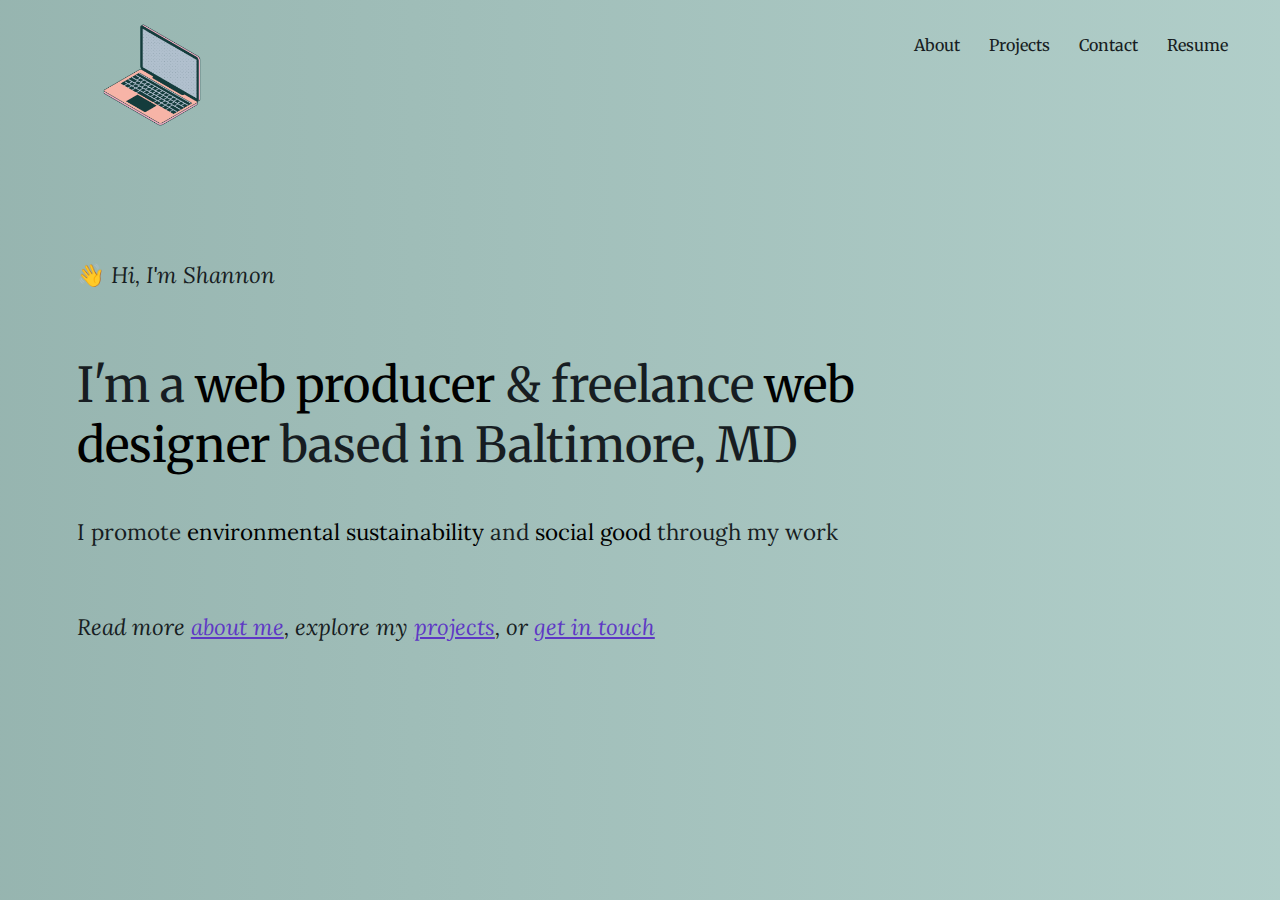
<file: index.html>
<!--

COPYRIGHT SHANNON PATON 2022 ALL RIGHTS RESERVED

-->

<!DOCTYPE html>
<html lang="en">
<head>
	<meta charset="utf-8">
	<title>Shannon Paton | Portfolio</title>
	<link rel="icon" type="image/x-icon" href="photos/favicon.png">
	<link rel="stylesheet" type="text/css" href="style.css">
</head>
<body class="home-body">

	<header>
		<div class="icon">
			<a href="index.html"><img src="photos/pink-laptop.png" alt="Laptop icon." width="150"></a>
		</div>

		<nav>
			<ul>
				<li class="nav-link"><a href="about.html">About</a></li>
				<li class="nav-link"><a href="projects.html">Projects</a></li>
				<li class="nav-link"><a href="mailto:srppaton+portfolio@gmail.com">Contact</a></li>
				<li class="nav-link"><a href="files/shannon-paton-resume.pdf">Resume</a></li>
			</ul>
		</nav>

	</header>

	<div class="intro-wrapper">
		<div class="intro-section">
			<p>&nbsp;</p>
			<p>👋 <em>Hi, I'm Shannon</em></p>
		</div>
		<div class="intro-section">
			<h1>I'm a <mark>web producer</mark> & freelance <mark>web designer</mark> based in Baltimore, MD</h1>
		</div>
		<div class="intro-section">
			<p>I promote <mark>environmental sustainability</mark> and <mark>social good</mark> through my work</p>
		</div>

		<div class="intro-section">
			<p><em>Read more <a href="about.html">about me</a>, explore my <a href="projects.html">projects</a>, or <a href="mailto:srppaton+portfolio@gmail.com">get in touch</a></em></p>
		</div>
	</div>


</body>
</html>
</file>
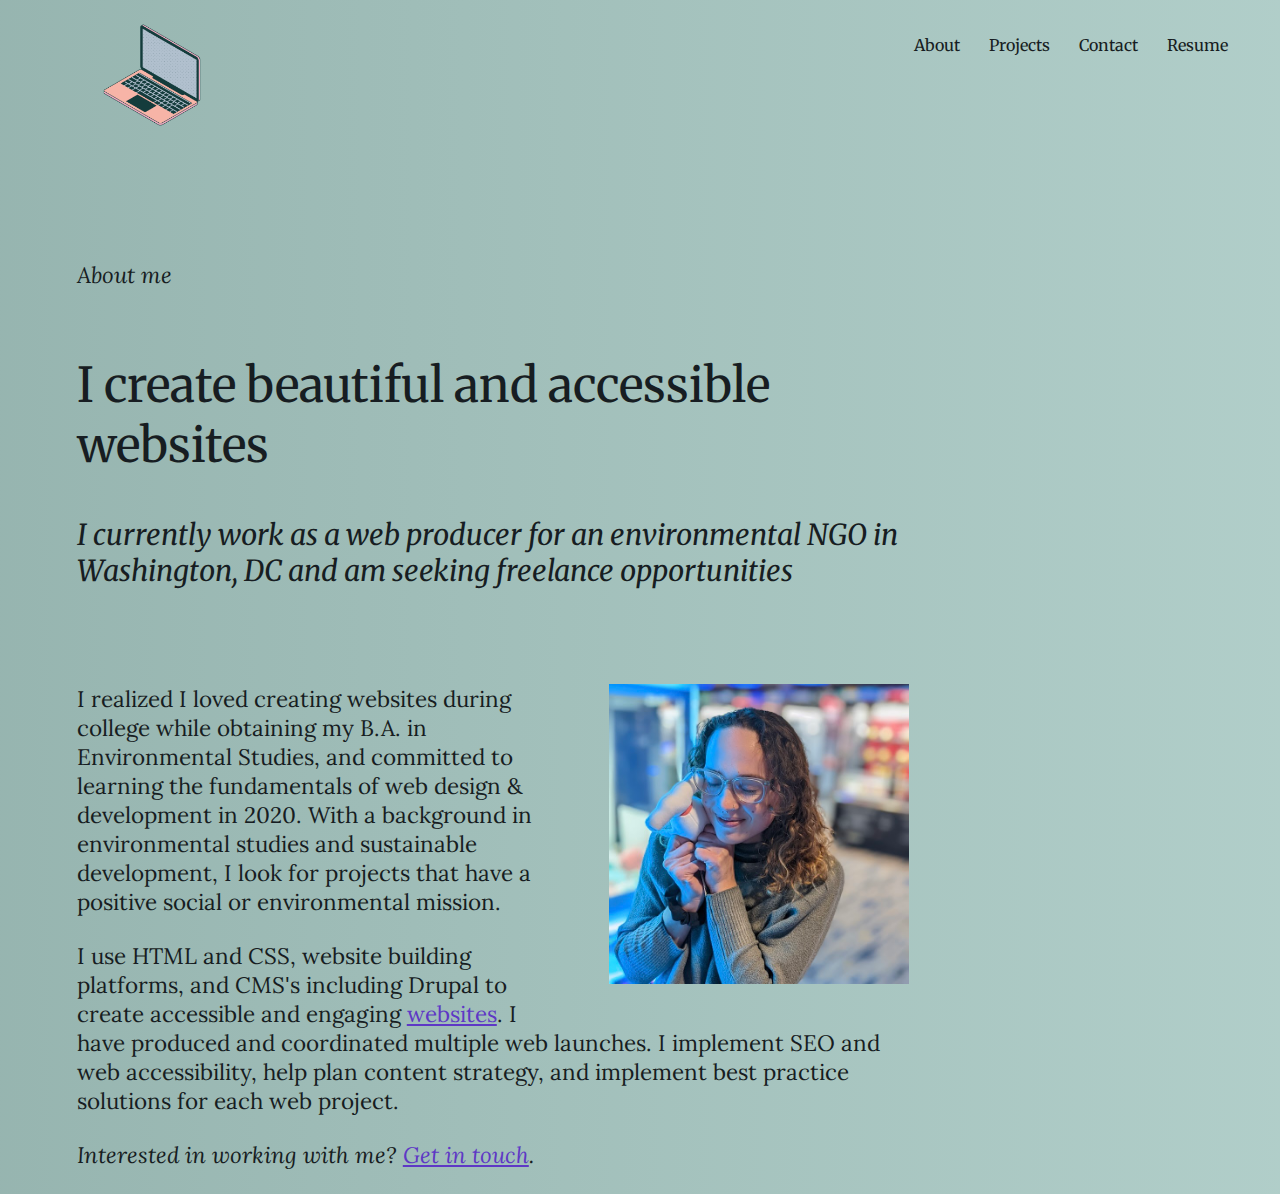
<file: about.html>
<!DOCTYPE html>
<html lang="en">
<head>
	<meta charset="utf-8">
	<title>Shannon Paton | Portfolio</title>
	<link rel="icon" type="image/x-icon" href="photos/favicon.png">
	<link rel="stylesheet" type="text/css" href="style.css">
</head>
<body class="about-body">

	<header>
		<div class="icon">
			<a href="index.html"><img src="photos/pink-laptop.png" alt="Laptop icon." width="150"></a>
		</div>
		<nav>
			<ul>
				<li class="nav-link"><a href="about.html">About</a></li>
				<li class="nav-link"><a href="projects.html">Projects</a></li>
				<li class="nav-link"><a href="mailto:srppaton+portfolio@gmail.com">Contact</a></li>
				<li class="nav-link"><a href="files/shannon-paton-resume.pdf">Resume</a></li>
			</ul>
	</nav>

	</header>

	<div class="intro-wrapper">

		
			<div class="intro-section">
				<p>&nbsp;</p>
				<p><em>About me</em></p>
			</div>

			<div class="intro-section">
				<h1>I create beautiful and accessible websites</h1>
			</div>



			<div class="intro-section">
				<h2>I currently work as a web producer for an environmental NGO in Washington, DC and am seeking freelance opportunities</h2>
			</div>


			<div class="intro-section">

				<div class="aside">
					<p>&nbsp;</p>
					<img src="photos/shannon-with-shark.jpg" alt="Shannon holding plush shark at arcade with eyes closed." width="300">
				</div>

				<p>I realized I loved creating websites during college while obtaining my B.A. in Environmental Studies, and committed to learning the fundamentals of web design & development in 2020. With a background in environmental studies and sustainable development, I look for projects that have a positive social or environmental mission.</p>

				<p>I use HTML and CSS, website building platforms, and CMS's including Drupal to create accessible and engaging <a href="projects.html">websites</a>. I have produced and coordinated multiple web launches. I implement SEO and web accessibility, help plan content strategy, and implement best practice solutions for each web project.</p>

				<p><em>Interested in working with me? <a href="mailto:srppaton+portfolio@gmail.com">Get in touch</a>.</em></p>
			</div>

	</div>


</body>
</html>
</file>
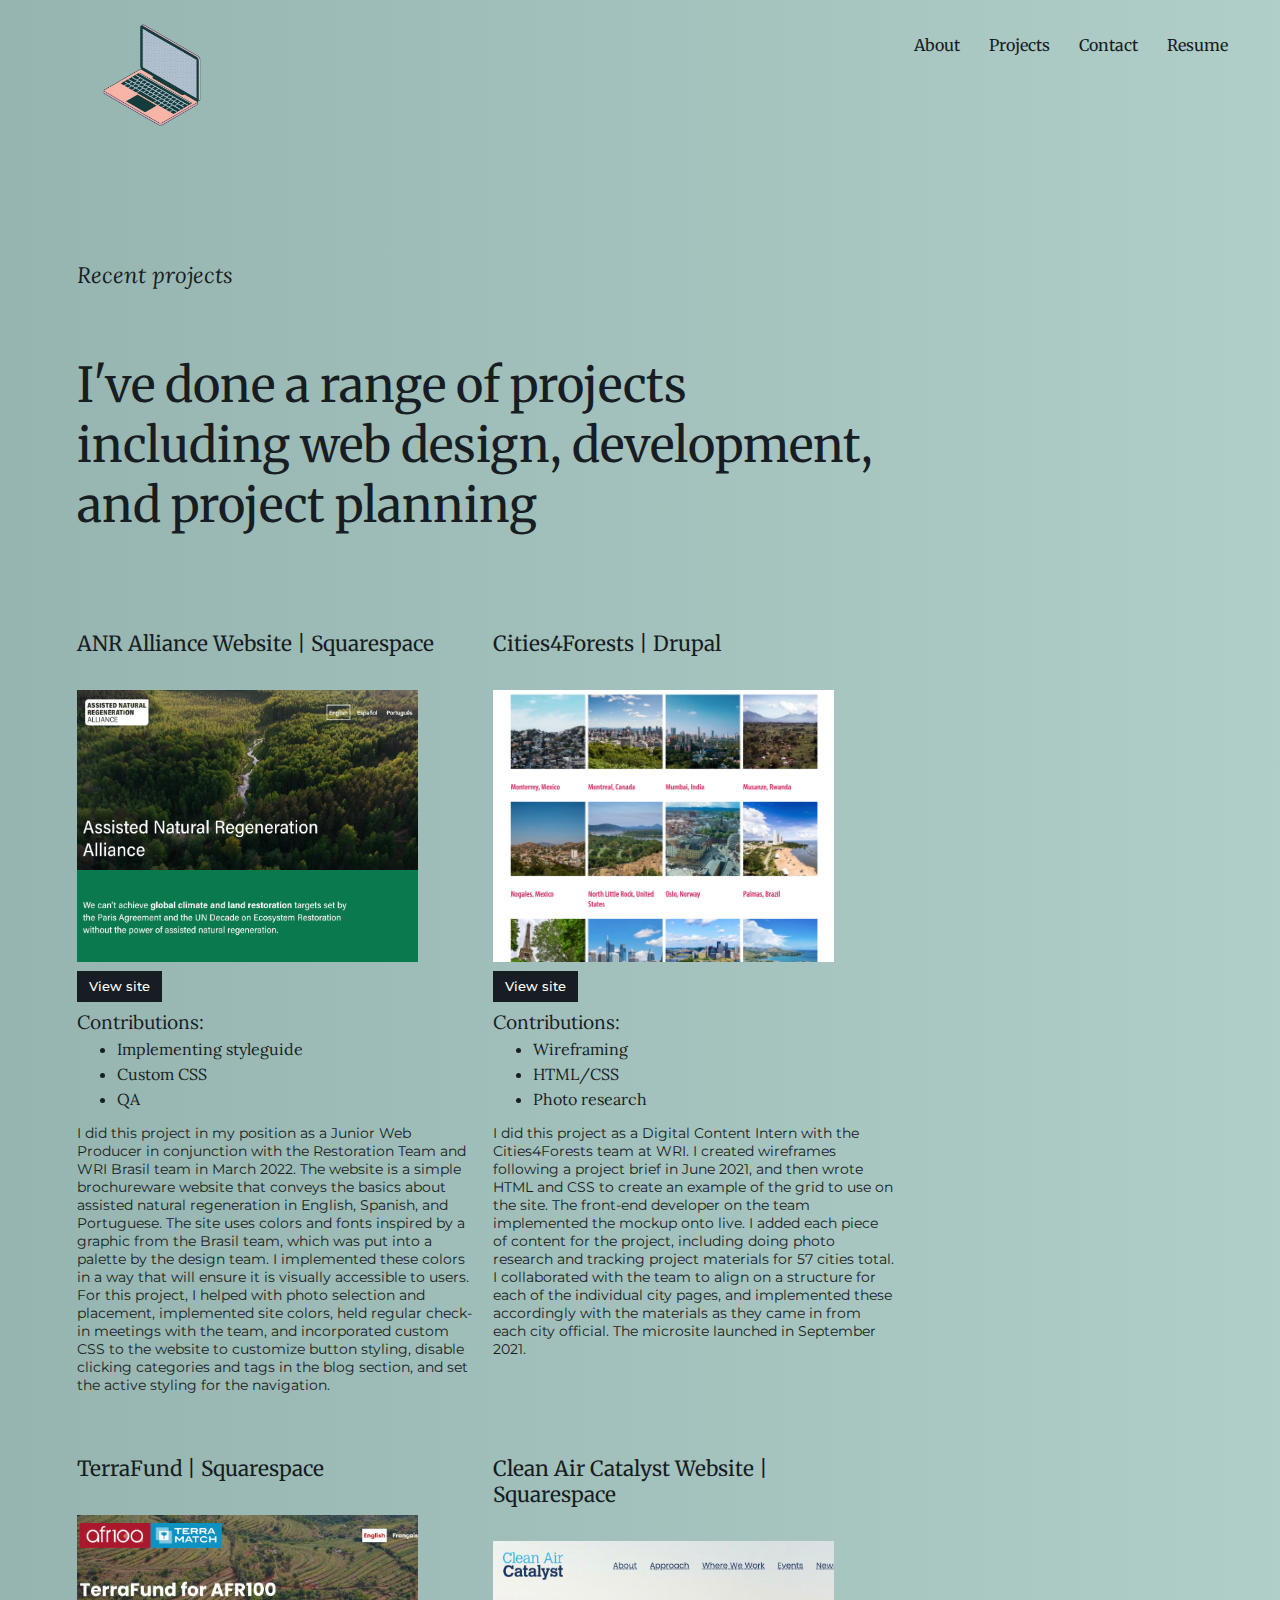
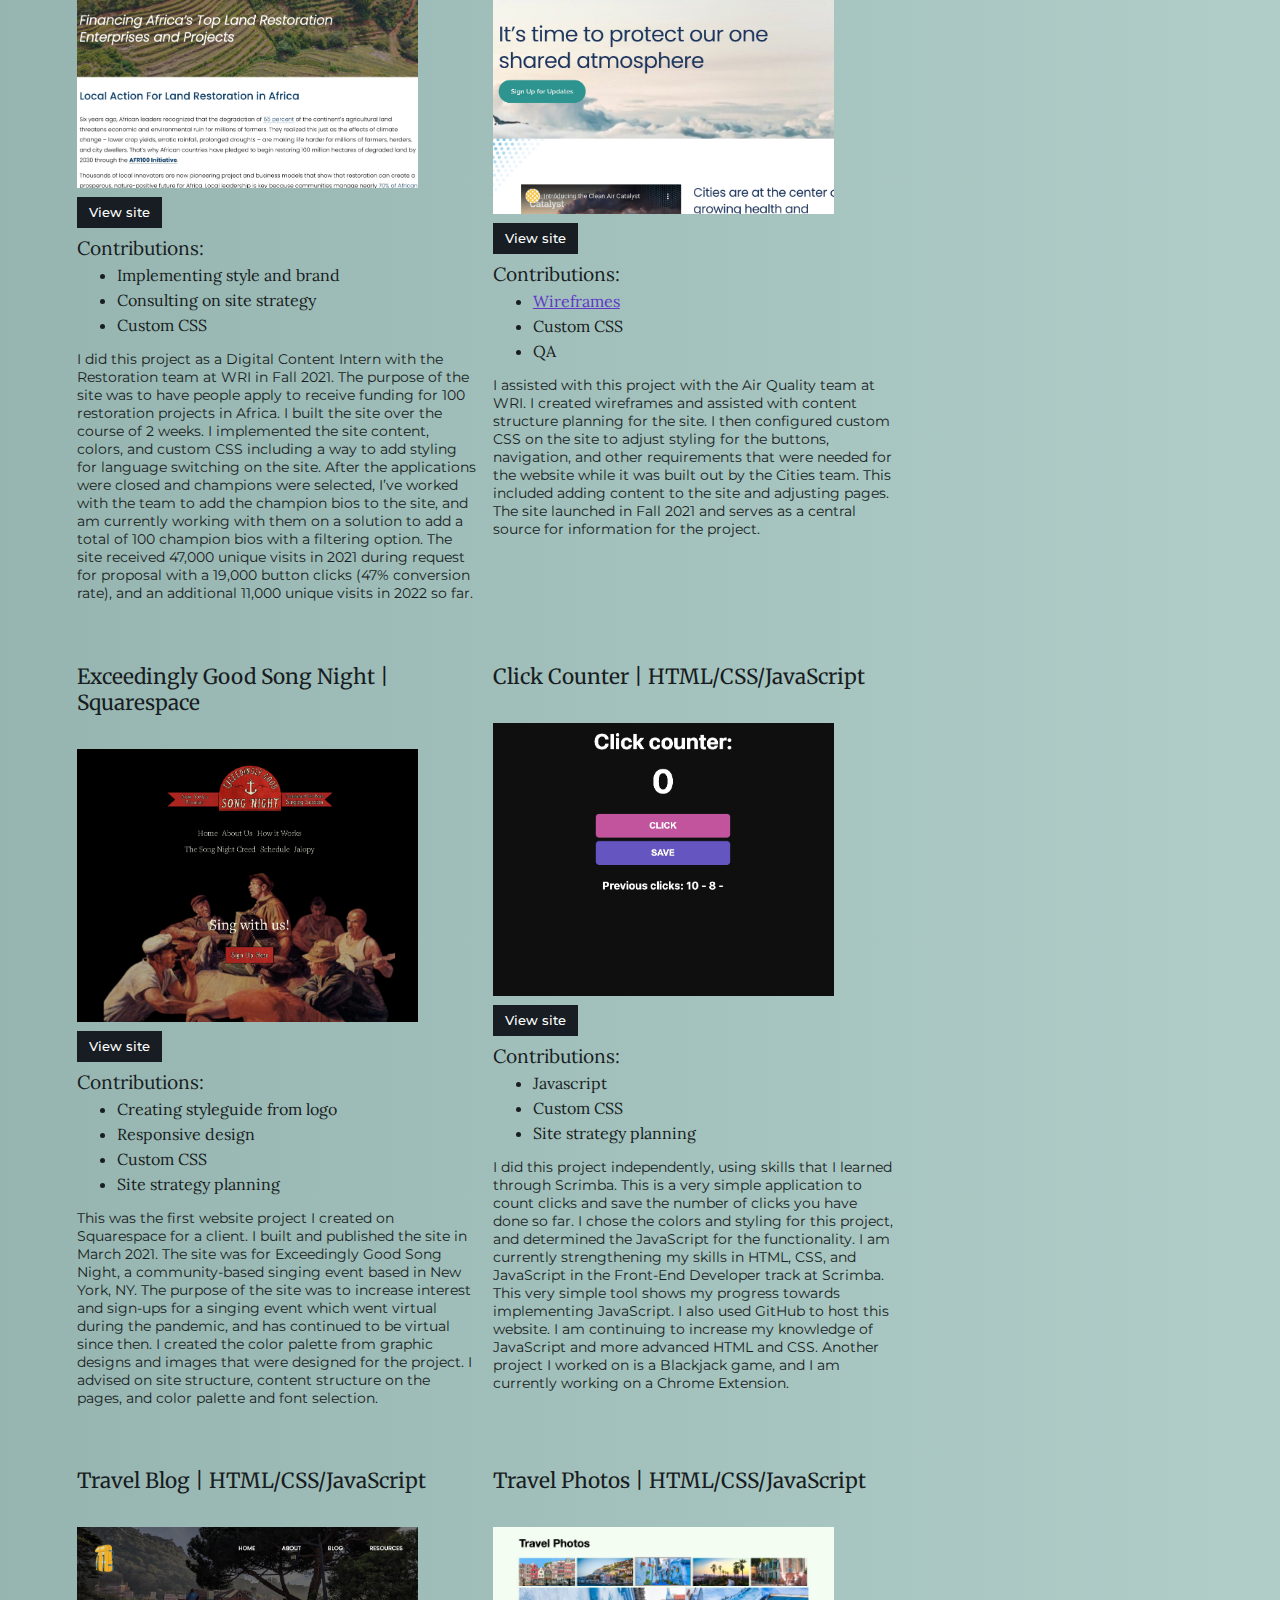
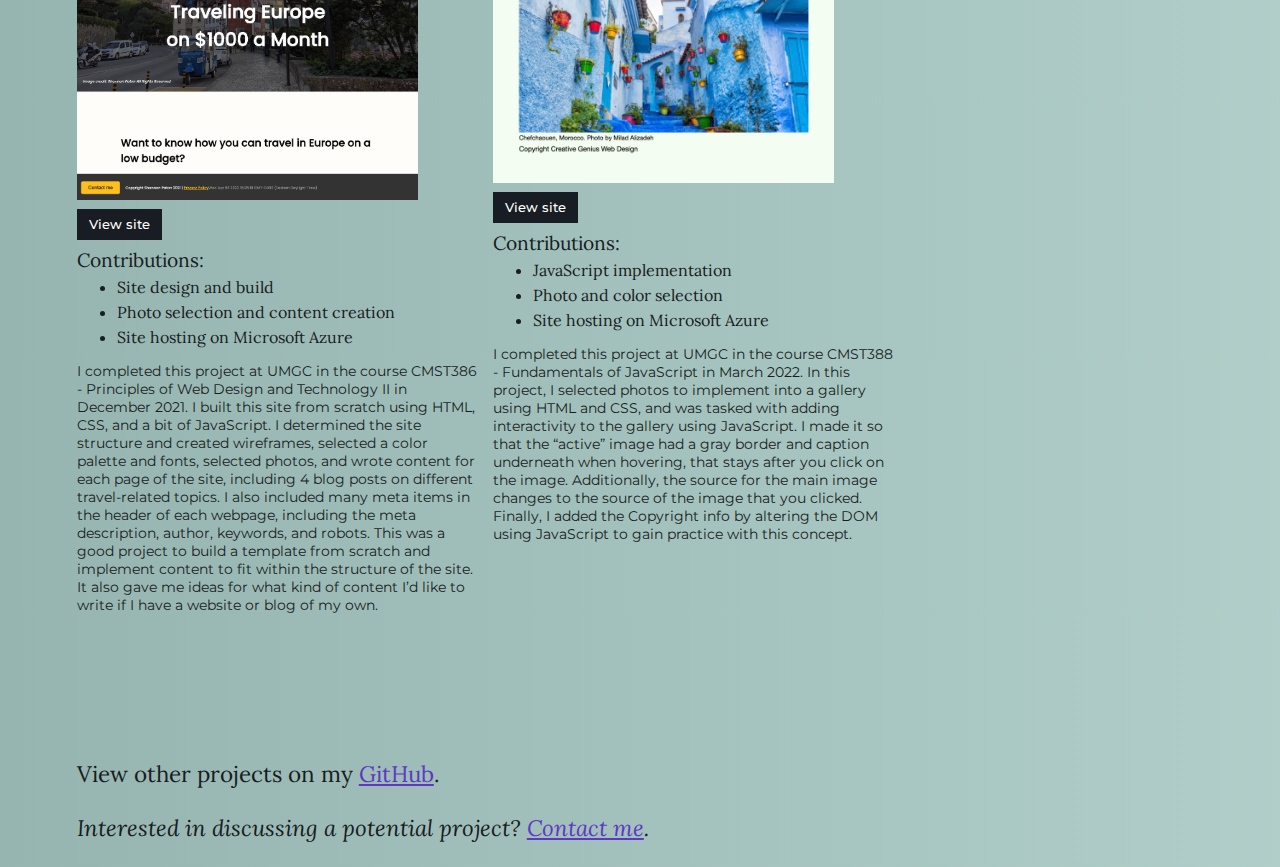
<file: projects.html>
<!DOCTYPE html>
<html lang="en">
<head>
	<meta charset="utf-8">
	<title>Shannon Paton | Portfolio</title>
	<link rel="icon" type="image/x-icon" href="photos/favicon.png">
	<link rel="stylesheet" type="text/css" href="style.css">
</head>
<body class="projects-body">

	<header>

		<div class="icon">
			<a href="index.html"><img src="photos/pink-laptop.png" alt="Laptop icon." width="150"></a>
		</div>

		<nav>
			<ul>
				<li class="nav-link"><a href="about.html">About</a></li>
				<li class="nav-link"><a href="projects.html">Projects</a></li>
				<li class="nav-link"><a href="mailto:srppaton+portfolio@gmail.com">Contact</a></li>
				<li class="nav-link"><a href="files/shannon-paton-resume.pdf">Resume</a></li>
			</ul>
	</nav>

	</header>

	<div class="intro-wrapper">

		<div class="intro-section">
			<p>&nbsp;</p>
			<p><em>Recent projects</em></p>
		</div>

		<div class="intro-section">
			<h1>I've done a range of projects including web design, development, and project planning</h1>
		</div>

	</div>

	<div class="intro-wrapper">

		<!-- PROJECTS GRID -->

		<p>&nbsp;</p>

		<div class="grid-container">


			<div class="grid-cell">
				<h3>ANR Alliance Website | Squarespace</h3><br>
				<img class="project-image" src="photos/anr-alliance.jpeg" alt="Preview of ANR Alliance homepage." width="85%" height="auto">
				<button onclick="window.open('https://www.anralliance.org/' + location.search)">View site</button>
				<h4>Contributions:</h4>
				<ul>
					<li>Implementing styleguide</li>
					<li>Custom CSS</li>
					<li>QA</li>
				</ul>

				<p class="project-description">I did this project in my position as a Junior Web Producer in conjunction with the Restoration Team and WRI Brasil team in March 2022. The website is a simple brochureware website that conveys the basics about assisted natural regeneration in English, Spanish, and Portuguese. The site uses colors and fonts inspired by a graphic from the Brasil team, which was put into a palette by the design team. I implemented these colors in a way that will ensure it is visually accessible to users. For this project, I helped with photo selection and placement, implemented site colors, held regular check-in meetings with the team, and incorporated custom CSS to the website to customize button styling, disable clicking categories and tags in the blog section, and set the active styling for the navigation.</p>

			</div>


			<div class="grid-cell">
				<h3>Cities4Forests | Drupal</h3><br>
				<img class="project-image" src="photos/cities4forests-call-to-action.jpeg" alt="" width="85%" height="auto">
				<button onclick="window.open('https://www.wri.org/our-work/project/cities4forests/call-action' + location.search)">View site</button>
				<h4>Contributions:</h4>
				<ul>
					<li>Wireframing</li>
					<li>HTML/CSS</li>
					<li>Photo research</li>
				</ul>

				

				<p class="project-description">I did this project as a Digital Content Intern with the Cities4Forests team at WRI. I created wireframes following a project brief in June 2021, and then wrote HTML and CSS to create an example of the grid to use on the site. The front-end developer on the team implemented the mockup onto live. I added each piece of content for the project, including doing photo research and tracking project materials for 57 cities total. I collaborated with the team to align on a structure for each of the individual city pages, and implemented these accordingly with the materials as they came in from each city official. The microsite launched in September 2021.</p>
			</div>

			<div class="grid-cell">
				<h3>TerraFund | Squarespace</h3><br>
				<img class="project-image" src="photos/terrafund.jpeg" alt="Preview of TerraFund website homepage." width="85%" height="auto">
				<button onclick="window.open('https://www.africa.terramatch.org/' + location.search)">View site</button>
				<h4>Contributions:</h4>
				<ul>
					<li>Implementing style and brand</li>
					<li>Consulting on site strategy</li>
					<li>Custom CSS</li>
				</ul>

				<p class="project-description">I did this project as a Digital Content Intern with the Restoration team at WRI in Fall 2021. The purpose of the site was to have people apply to receive funding for 100 restoration projects in Africa. I built the site over the course of 2 weeks. I implemented the site content, colors, and custom CSS including a way to add styling for language switching on the site. After the applications were closed and champions were selected, I’ve worked with the team to add the champion bios to the site, and am currently working with them on a solution to add a total of 100 champion bios with a filtering option. The site received 47,000 unique visits in 2021 during request for proposal with a 19,000 button clicks (47% conversion rate), and an additional 11,000 unique visits in 2022 so far.</p>

			</div>


			<div class="grid-cell">
				<h3>Clean Air Catalyst Website | Squarespace</h3><br>
				<img class="project-image" src="photos/clean-air-catalyst.jpeg" alt="Preview of Clean Air Catalyst website homepage." width="85%" height="auto">
				<button onclick="window.open('https://cleanaircatalyst.org/' + location.search)">View site</button>
				<h4>Contributions:</h4>
					<ul>
						<li><a href="https://www.figma.com/proto/fnaMqLjZvjk4WNXgM5uBeJ/Clean-Air-Catalyst?node-id=2%3A3&scaling=scale-down&page-id=0%3A1" target="_blank">Wireframes</a></li>
						<li>Custom CSS</li>
						<li>QA</li>
					</ul>

				<p class="project-description">I assisted with this project with the Air Quality team at WRI. I created wireframes and assisted with content structure planning for the site. I then configured custom CSS on the site to adjust styling for the buttons, navigation, and other requirements that were needed for the website while it was built out by the Cities team. This included adding content to the site and adjusting pages. The site launched in Fall 2021 and serves as a central source for information for the project.</p>

			</div>


			<div class="grid-cell">
				<h3>Exceedingly Good Song Night | Squarespace</h3><br>
				<img class="project-image" src="photos/song-night.jpeg" alt="Preview of Exceedingly Good Song Night website homepage." width="85%" height="auto">
				<button onclick="window.open('https://exceedinglygoodsongs.com/' + location.search)">View site</button>
				<h4>Contributions:</h4>
				<ul>
					<li>Creating styleguide from logo</li>
					<li>Responsive design</li>
					<li>Custom CSS</li>
					<li>Site strategy planning</li>
				</ul>

				<p class="project-description">This was the first website project I created on Squarespace for a client. I built and published the site in March 2021. The site was for Exceedingly Good Song Night, a community-based singing event based in New York, NY. The purpose of the site was to increase interest and sign-ups for a singing event which went virtual during the pandemic, and has continued to be virtual since then. I created the color palette from graphic designs and images that were designed for the project. I advised on site structure, content structure on the pages, and color palette and font selection.</p>

			</div>


			<div class="grid-cell">
				<h3>Click Counter | HTML/CSS/JavaScript</h3><br>
				<a href="https://shannon-paton.github.io/counter-app/" target="_blank">
					<img class="project-image" src="photos/click-counter.jpeg" alt="Preview of Click Counter website homepage." width="85%" height="auto">
					<button onclick="window.open('https://shannon-paton.github.io/counter-app/' + location.search)">View site</button>
				</a>
				<h4>Contributions:</h4>
				<ul>
					<li>Javascript</li>
					<li>Custom CSS</li>
					<li>Site strategy planning</li>
				</ul>
				<p class="project-description">I did this project independently, using skills that I learned through Scrimba. This is a very simple application to count clicks and save the number of clicks you have done so far. I chose the colors and styling for this project, and determined the JavaScript for the functionality. I am currently strengthening my skills in HTML, CSS, and JavaScript in the Front-End Developer track at Scrimba. This very simple tool shows my progress towards implementing JavaScript. I also used GitHub to host this website. I am continuing to increase my knowledge of JavaScript and more advanced HTML and CSS. Another project I worked on is a Blackjack game, and I am currently working on a Chrome Extension.</p>
			</div>



			<div class="grid-cell">
				<h3>Travel Blog | HTML/CSS/JavaScript</h3><br>
				<img class="project-image" src="photos/travel-blog.jpeg" alt="Preview of Travel blog post." width="85%" height="auto">
				<button onclick="window.open('https://cmst386-spaton1.azurewebsites.net/project4/index.html' + location.search)">View site</button>
				<h4>Contributions:</h4>
				<ul>
					<li>Site design and build</li>
					<li>Photo selection and content creation</li>
					<li>Site hosting on Microsoft Azure</li>
				</ul>
				<p class="project-description">I completed this project at UMGC in the course CMST386 - Principles of Web Design and Technology II in December 2021. I built this site from scratch using HTML, CSS, and a bit of JavaScript. I determined the site structure and created wireframes, selected a color palette and fonts, selected photos, and wrote content for each page of the site, including 4 blog posts on different travel-related topics. I also included many meta items in the header of each webpage, including the meta description, author, keywords, and robots. This was a good project to build a template from scratch and implement content to fit within the structure of the site. It also gave me ideas for what kind of content I’d like to write if I have a website or blog of my own.</p>
			</div>


			<div class="grid-cell">
				<h3>Travel Photos | HTML/CSS/JavaScript</h3><br>
				<img class="project-image" src="photos/travel-photos.jpeg" alt="Preview of travel blog post." width="85%" height="auto">
				<button onclick="window.open('https://cmst388-spaton1.azurewebsites.net/project1/index.html' + location.search)">View site</button>
				<h4>Contributions:</h4>
				<ul>
					<li>JavaScript implementation</li>
					<li>Photo and color selection</li>
					<li>Site hosting on Microsoft Azure</li>
				</ul>
				<p class="project-description">I completed this project at UMGC in the course CMST388 - Fundamentals of JavaScript in March 2022. In this project, I selected photos to implement into a gallery using HTML and CSS, and was tasked with adding interactivity to the gallery using JavaScript. I made it so that the “active” image had a gray border and caption underneath when hovering, that stays after you click on the image. Additionally, the source for the main image changes to the source of the image that you clicked. Finally, I added the Copyright info by altering the DOM using JavaScript to gain practice with this concept.</p>
			</div>

		</div>

	</div>


	<div class="intro-wrapper">
		<div class="intro-section">
			<p>View other projects on my <a href="https://github.com/shannon-paton" target="_blank">GitHub</a>.</p>

			<p><em>Interested in discussing a potential project? <a href="mailto:srppaton+portfolio@gmail.com">Contact me</a>.</em></p>
		</div>
	</div>

		<!-- END OF PROJECTS GRID -->


</body>
</html>
</file>
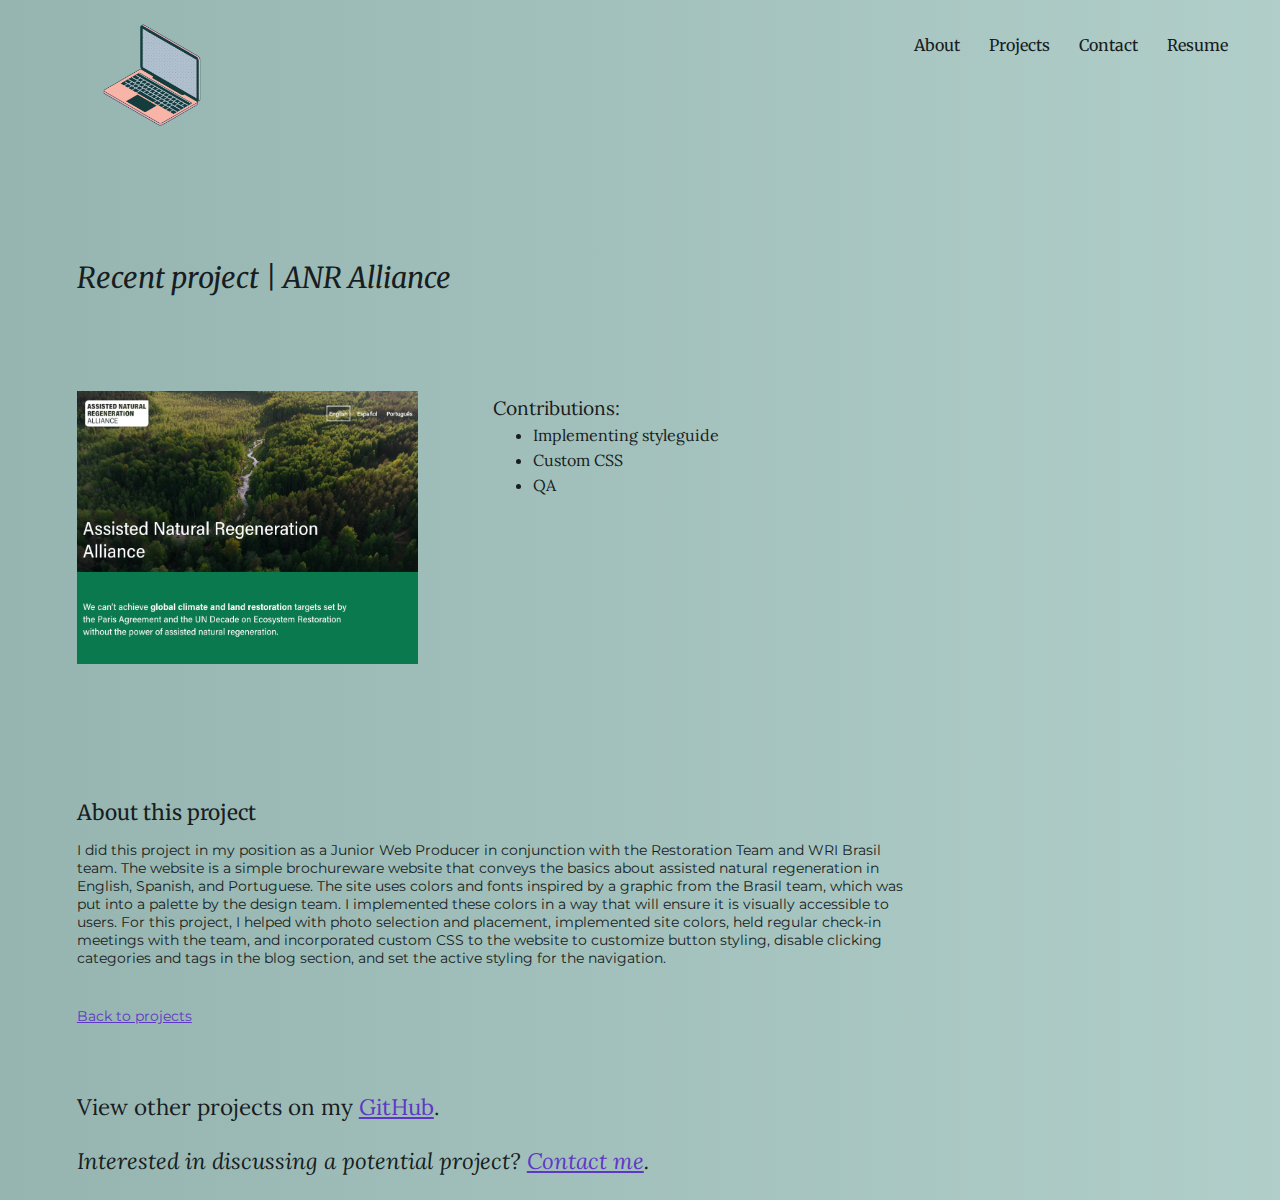
<file: projects/anr-alliance.html>
<!DOCTYPE html>
<html lang="en">
<head>
	<meta charset="utf-8">
	<title>Shannon Paton | Portfolio</title>
	<link rel="icon" type="image/x-icon" href="photos/favicon.png">
	<link rel="stylesheet" type="text/css" href="../style.css">
</head>
<body class="projects-body">

	<header>

		<div class="icon">
			<a href="index.html"><img src="../photos/pink-laptop.png" alt="Laptop icon." width="150"></a>
		</div>

		<nav>
			<ul>
				<li class="nav-link"><a href="about.html">About</a></li>
				<li class="nav-link"><a href="projects.html">Projects</a></li>
				<li class="nav-link"><a href="mailto:srppaton+portfolio@gmail.com">Contact</a></li>
				<li class="nav-link"><a href="files/shannon-paton-resume.pdf">Resume</a></li>
			</ul>
	</nav>

	</header>

	<div class="intro-wrapper">

		<div class="intro-section">
			<p>&nbsp;</p>
			<h2><em>Recent project | ANR Alliance</em></h2>
		</div>


	</div>

	<div class="intro-wrapper">

		<!-- PROJECTS GRID -->

		<p>&nbsp;</p>

		<div class="grid-container">


			<div class="grid-cell">
				<img class="project-image" src="../photos/anr-alliance.jpeg" alt="" width="85%" height="auto">

				<p>&nbsp;</p>
				
			</div>

			<div class="grid-cell">
				<h4>Contributions:</h4>
					<ul>
						<li>Implementing styleguide</li>
						<li>Custom CSS</li>
						<li>QA</li>
					</ul>
			</div>

		</div>

		<h3>About this project</h3>
		<p class="project-description">
			I did this project in my position as a Junior Web Producer in conjunction with the Restoration Team and WRI Brasil team. The website is a simple brochureware website that conveys the basics about assisted natural regeneration in English, Spanish, and Portuguese. The site uses colors and fonts inspired by a graphic from the Brasil team, which was put into a palette by the design team. I implemented these colors in a way that will ensure it is visually accessible to users. For this project, I helped with photo selection and placement, implemented site colors, held regular check-in meetings with the team, and incorporated custom CSS to the website to customize button styling, disable clicking categories and tags in the blog section, and set the active styling for the navigation.
		</p>

		<p class="project-description"><a href="../projects.html">Back to projects</a></p>

	</div>





	<div class="intro-wrapper">
		<div class="intro-section">
			<p>View other projects on my <a href="https://github.com/shannon-paton" target="_blank">GitHub</a>.</p>

			<p><em>Interested in discussing a potential project? <a href="mailto:srppaton+portfolio@gmail.com">Contact me</a>.</em></p>
		</div>
	</div>

		<!-- END OF PROJECTS GRID -->


</body>
</html>
</file>
<file: style.css>
/*

COPYRIGHT SHANNON PATON 2022 ALL RIGHTS RESERVED

*/


@import url('https://fonts.googleapis.com/css2?family=Lato&family=Lora&family=Merriweather:ital,wght@0,300;0,400;1,400&display=swap&family=Montserrat&display=swap');

* {
	margin: 0 auto;
}

body {
	background: linear-gradient(90deg, hsla(170, 17%, 65%, 1) 0%, hsla(170, 23%, 75%, 1) 100%);

}

/*pink/peach gradients*/
/*	background: linear-gradient(90deg, hsla(0, 87%, 79%, 1) 0%, hsla(0, 78%, 82%, 1) 100%);*/
/*	background: linear-gradient(90deg, hsla(16, 85%, 78%, 1) 0%, hsla(16, 91%, 82%, 1) 100%);*/

/*

NAVIGATION STYLING

*/

header {
  max-width: 100%;
  height:  100px;
  text-align: center;
  color: white;
  font-family: 'Lato', sans-serif;

  /*position of background image*/
  background-position: center;
  background-repeat: no-repeat;
  background-size: cover;
  position: relative;
  padding-bottom: 5%;
}

/*icon*/

.icon {
	float: left;
	margin-left: 6%;
	padding-bottom: 100px;
}

/*whole nav*/
nav {
  position: relative;
  float: right;
  top: 5%;
  padding-right: calc(6% - 25px);
}

/*unordered list*/
nav ul {
  margin: 0;
  padding: 0;
  list-style: none;
	font-family: 'Merriweather', serif;
}

/*each list item*/
nav li {
  display: inline-block;
  margin-left: 25px;
  padding: 25px 0 25px 0;
}

nav a {
  text-decoration: none;
  color: #171d22; /* very dark */
  font-size: 1em;
}

nav a:hover {
	color: #454a4e;
}


/*

PAGE COPY STYLING

*/

.aside img {
	float: right;
	margin-left: 50px;
	margin-bottom: 25px;
}

@media only screen and (max-width: 800px) {
.aside img {
	width: 100%;
}
}

h1 {
	font-family: 'Merriweather', serif;
	font-weight: 400;
	font-size: 3em;
	color: #171d22; /* very dark */
}

h2 {
	font-family: 'Merriweather', serif;
	font-weight: 400;
	font-size: 1.8em;
	font-style: italic;
	color: #171d22; /* very dark */
}

h3 {
	font-family: 'Merriweather', serif;
	font-weight: 400;
	font-size: 1.3em;
	color: #171d22; /* very dark */
	margin-bottom: 15px;
}

h4 {
	font-family: 'Lora', serif;
	font-size: 1.2em;
	font-weight: 400;
	color: #171d22; /* very dark */
	padding-top: 2%;
}

li {
	margin-top: 5px;
}


ul {
	font-family: 'Lora', serif;
	font-size: 1em;
	color: #171d22; /* very dark */
}

p {
	font-family: 'Lora', serif;
	font-weight: 400;
	font-size: 1.4em;
	padding-bottom: 3%;
	color: #171d22; /* very dark */

}

.project-description {
	font-family: 'Montserrat', sans-serif;
	font-size: .9em;
	margin-top: 15px;
}

a {
	color: #5E38C5; /* ocean blue */
}

button {
	margin-top: 5px;
	padding: 8px 12px 8px 12px;
	color: #fff;
	background-color: #171d22; /* very dark */
	border: none;
	font-size: .8em;
	font-weight: 500;
	font-family: 'Montserrat', sans-serif;
	text-align: center;
}

button:hover {
	background-color: #000;
	cursor: pointer;
}

mark {
	background: url(https://s2.svgbox.net/pen-brushes.svg?ic=brush-1&color=fbe276);
	/*background-color: rgba(251,226,118,1);*/
}

/*wrapper for main h1 & h2 of page*/
.intro-wrapper {
	margin-left: 6%;
	width: 65%;
}

.intro-section {
	padding-top: 5%;
}

/*

GRID STYLING

*/


.grid-container {
	padding-top: 5%;
	padding-bottom: 5%;
	display: grid;
	grid-template-columns: 50% 50%;
	margin-left: 0%;
}

@media only screen and (max-width: 800px) {
	.grid-container {
		grid-template-columns: 100%;
	}
}


/*

PHOTO GRID STYLING

*/

div.grid-cell {
	margin-left: 0;
	margin-bottom: 12%;
	padding-right: 15px;
}
</file>
